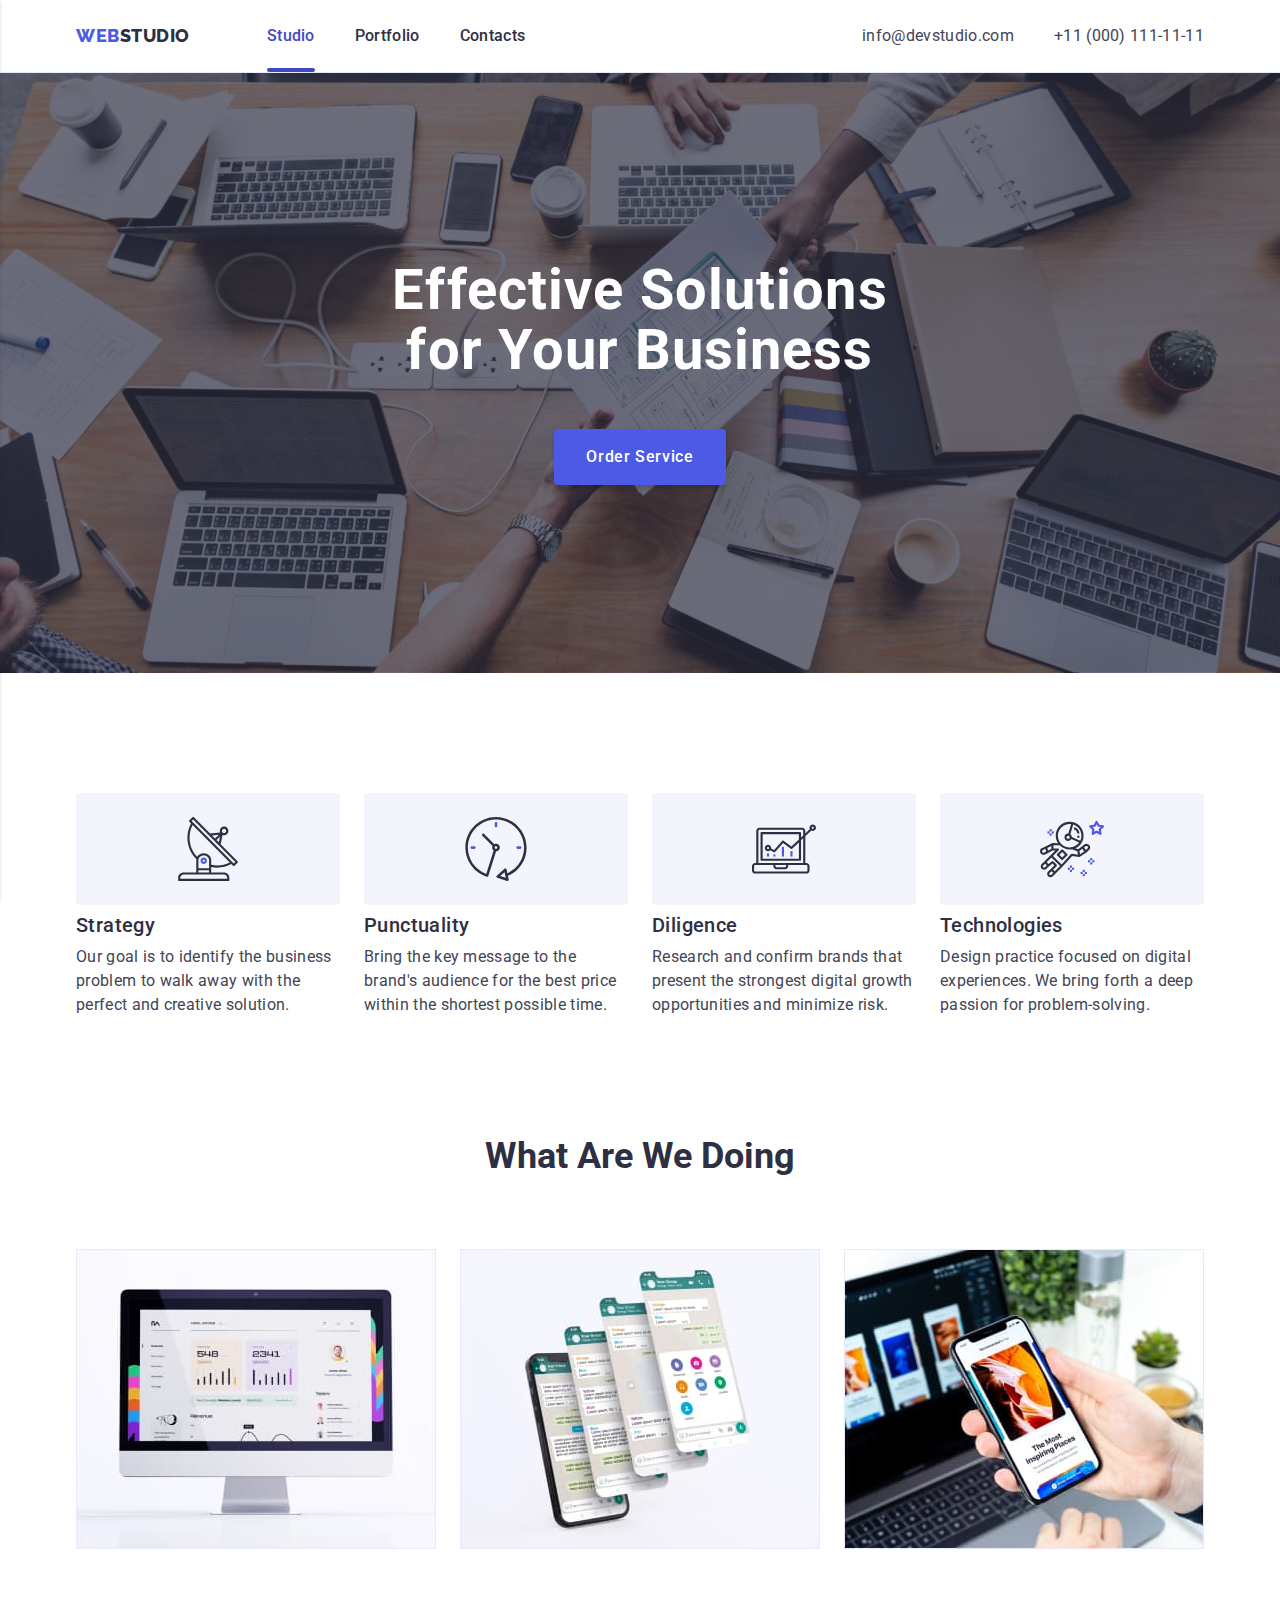
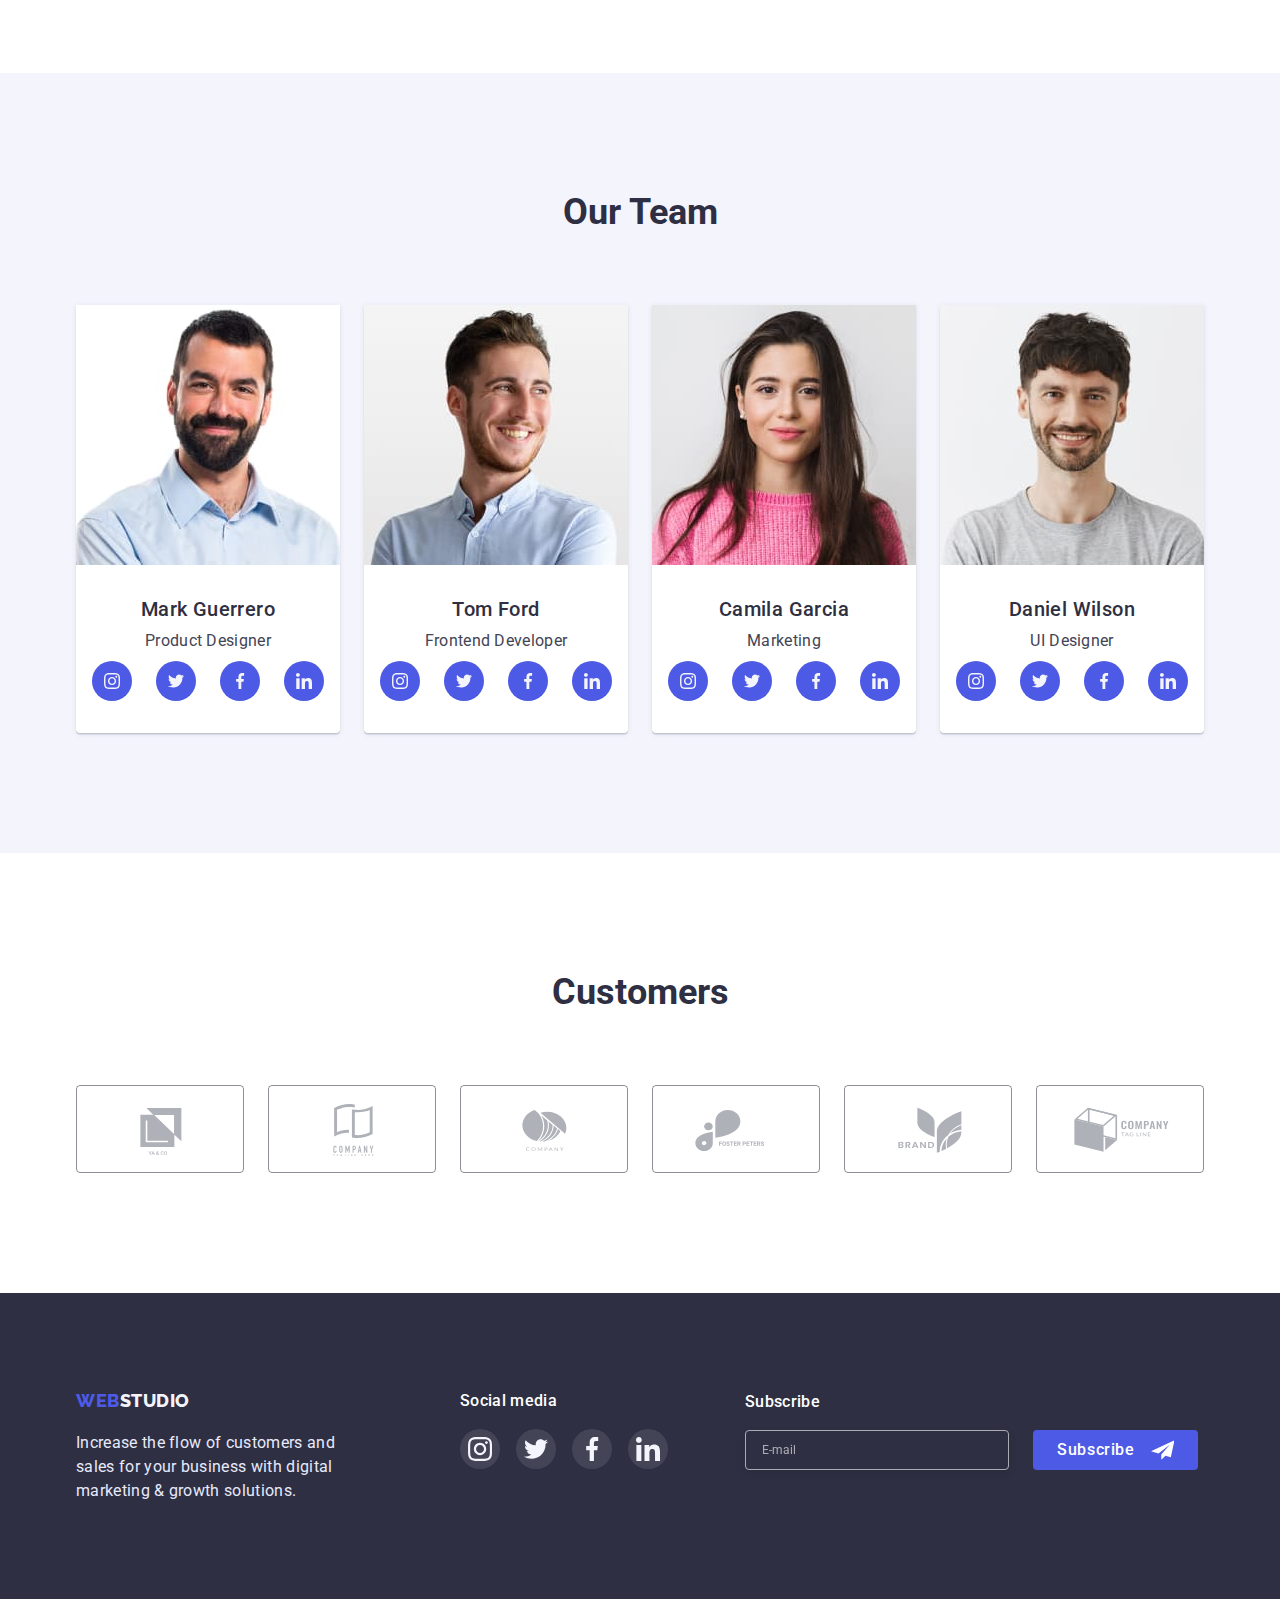
<file: index.html>
<!DOCTYPE html>
<html lang="en">
<head>
    <meta charset="UTF-8">
    <meta http-equiv="X-UA-Compatible" content="IE=edge">
    <meta name="viewport" content="width=, initial-scale=1.0">
    <title>Document</title>
    <link href="https://fonts.googleapis.com/css2?family=Raleway:wght@800&family=Roboto:wght@400;500;700&display=swap"
        rel="stylesheet"
    />
    <link rel="stylesheet" href="https://cdnjs.cloudflare.com/ajax/libs/modern-normalize/0.6.0/modern-normalize.min.css">
    <link rel="stylesheet" href="./css/styles.css" />
    <link rel="stylesheet" href="./css/media.css" />
</head>
<body class="page">
    <header class="header">
        <div class="container nav-container">
            <nav class="main-nav">
                <a href="./index.html" class="logo-link">
                    <span class="logo-span">Web</span>Studio
                </a>    
                <ul class="site-nav list">
                    <li class="item">
                        <a href="" class="link current">Studio</a>
                    </li>
                    <li class="item">
                        <a href="./portfolio.html" class="link">Portfolio</a>
                    </li>
                    <li class="item">
                        <a href="" class="link">Contacts</a>
                    </li>
                </ul>
            </nav>
            <button type="button" class="mobile-menu-open js-open-menu" aria-expanded="true" aria-controls="mobile-menu"> 
                <svg class="close-mobile-modal" width="32" height="24">
                    <use href="./images/symbol-defs.svg#charm_menu-hamburger-1"></use>
                </svg>
            </button>
            <address>
                <ul class="contact list">
                    <li class="contact-item current-contact">
                        <a href="mailto:info@devstudio.com" class="contact-mail">info@devstudio.com</a>
                    </li>
                    <li class="contact-item current-contact">
                        <a href="tel:+110001111111" class="contact-number">+11 (000) 111-11-11</a>
                    </li>
                </ul>
            </address>
        </div>
        <div class="mobile-menu js-menu-container" id="mobile-menu">
            <div class="mobile-container">
                <button class="close-mobile-bth js-close-menu" type="button">
                    <svg class="close-memu" width="8" height="8">
                        <use href="./images/symbol-defs.svg#Vector-1"></use>
                    </svg>
                </button>
                <ul class="mobile-list list">
                    <li class="mobile-item">
                        <a href="" class="link mobile-current">Studio</a>
                    </li>
                    <li class="mobile-item">
                        <a href="./portfolio.html" class="link">Portfolio</a>
                    </li>
                    <li class="mobile-item">
                        <a href="" class="link">Contacts</a>
                    </li>
                </ul>
                <div class="mobile-menu-footer">
                    <ul class="mobile-contact list">
                        <li class="mobile-contact-item">
                            <a href="tel:+110001111111" class="mobile-contact-number number-current">+11 (000) 111-11-11</a>
                        </li>
                        <li class="mobile-contact-item">
                            <a href="mailto:info@devstudio.com" class="mobile-contact-mail ">info@devstudio.com</a>
                        </li>
                    </ul>
                    <ul class="mobile-social-networks list">
                        <li class="social-item list">
                            <a class="social-link" href="">
                                <svg class="social-icon all-icons" width="16px" height="16px">
                                    <use href="./images/symbol-defs.svg#instagram-2"></use>
                                </svg>
                            </a>
                        </li>
                        <li class="social-item list">
                            <a class="social-link" href="">
                                <svg class="social-icon all-icons" width="16px" height="16px">
                                    <use href="./images/symbol-defs.svg#twitter-1"></use>
                                </svg>
                            </a>
                        </li>
                        <li class="social-item list">
                            <a class="social-link" href="">
                                <svg class="social-icon all-icons" width="16px" height="16px">
                                    <use href="./images/symbol-defs.svg#facebook-1"></use>
                                </svg>
                            </a>
                        </li>
                        <li class="social-item list">
                            <a class="social-link" href="">
                                <svg class="social-icon all-icons" width="16px" height="16px">
                                    <use href="./images/symbol-defs.svg#linkedin-1"></use>
                                </svg>
                            </a>
                        </li>
                    </ul>
                </div>
            </div>
        </div>
    </header>
    <main>
        <section class="container-hero">
            <div class="container">
                <h1 class="hero-title">
                    Effective Solutions
                    for Your Business
                </h1>
                <button type="button" class="hero-buttom" data-modal-open>
                    Order Service
                </button>
            </div>    
        </section>
        <section class="section">
            <div class="container">
                <h2 class="section-title title-color invisible-title"></h2>
                <ul class="items list">
                    <li class="item">
                        <div class="advantages-icons list">
                            <svg class="advantages-icon">
                                <use href="./images/symbol-defs.svg#antenna-1"></use>
                            </svg>
                        </div>
                        <h3 class="advantages-caption title-color">
                            Strategy
                        </h3>
                        <p class="text">
                            Our goal is to identify the business
                            problem to walk away with the perfect
                            and creative solution.
                        </p>
                    </li>
                    <li class="item">
                        <div class="advantages-icons">
                            <svg class="advantages-icon">
                                <use href="./images/symbol-defs.svg#clock-1"></use>
                            </svg>
                        </div>
                        <h3 class="advantages-caption title-color">
                            Punctuality
                        </h3>
                        <p class="text">
                            Bring the key message to the brand's audience for
                            the best price within the shortest possible time.
                        </p>
                    </li>
                    <li class="item">
                        <div class="advantages-icons">
                            <svg class="advantages-icon">
                                <use href="./images/symbol-defs.svg#diagram-1"></use>
                            </svg>
                        </div>
                        <h3 class="advantages-caption title-color">
                            Diligence
                        </h3>
                        <p class="text">
                            Research and confirm brands that present the strongest
                            digital growth opportunities and minimize risk.
                        </p>
                    </li>
                    <li class="item">
                        <div class="advantages-icons">
                            <svg class="advantages-icon">
                                <use href="./images/symbol-defs.svg#astronaut-1"></use>
                            </svg>
                        </div>
                        <h3 class="advantages-caption title-color">
                            Technologies
                        </h3>
                        <p class="text">
                            Design practice focused on digital experiences. We bring
                            forth a deep passion for problem-solving.
                        </p>
                    </li>
                </ul>
            </div>
        </section>
        <section class="section section-examples">
            <div class="container">
                <h2 class="section-title title-color">
                    What are we doing
                </h2>
                <ul class="work-examples list">
                    <li class="item">
                        <img srcset="./images/desktop-1-@2x.jpg 2x"
                        src="./images/desktop-1.jpg" alt="web site" width="360" height="300">
                    </li>
                    <li class="item">
                        <img srcset="./images/desktop-2-@2x.jpg 2x"
                        src="./images/desktop-2.jpg" alt="group on the phone" width="360" height="300">
                    </li>
                    <li class="item">
                        <img srcset="./images/desktop-3-@2x.jpg 2x" 
                        src="./images/desktop-3.jpg" alt="the most inspiring places" width="360" height="300">
                    </li>
                </ul>
            </div>
        </section>
        <section class="team section">
            <div class="container">
                <h2 class="section-title title-color">Our Team</h2>
                <ul class="our-team list">
                    <li class="team-list">
                        <img class="photo-team" srcset="./images/team-1-@2x.jpg 2x" 
                        src="./images/team-1.jpg" alt="Mark Guerrero" width="264" height="260">
                        <div class="info-team">
                            <h3 class="employee-name team-caption title-color">Mark Guerrero</h3>
                            <p class="team-text">Product Designer</p>
                            <ul class="team social-networks">
                                <li class="social-item list">
                                    <a class="social-link" href="">
                                        <svg class="social-icon" width="16px" height="16px">
                                            <use href="./images/symbol-defs.svg#instagram-2"></use>
                                        </svg>
                                    </a>
                                </li>
                                <li class="social-item list">
                                    <a class="social-link" href="">
                                        <svg class="social-icon" width="16px" height="16px">
                                            <use href="./images/symbol-defs.svg#twitter-1"></use>
                                        </svg>
                                    </a>
                                </li>
                                <li class="social-item list">
                                    <a class="social-link" href="">
                                        <svg class="social-icon" width="16px" height="16px">
                                            <use href="./images/symbol-defs.svg#facebook-1"></use>
                                        </svg>
                                    </a>
                                </li>
                                <li class="social-item list">
                                    <a class="social-link" href="">
                                        <svg class="social-icon" width="16px" height="16px">
                                            <use href="./images/symbol-defs.svg#linkedin-1"></use>
                                        </svg>
                                    </a>
                                </li>
                            </ul>
                        </div>
                    </li>
                    <li class="team-list">
                        <img class="photo-team" srcset="./images/team-2-@2x.jpg 2x"
                        src="./images/team-2.jpg" alt="Tom Ford" width="264" height="260">
                        <div class="info-team">
                            <h3 class="employee-name team-caption title-color">Tom Ford</h3>
                            <p class="team-text">Frontend Developer</p>
                            <ul class="team social-networks">
                                <li class="social-item list">
                                    <a class="social-link" href="">
                                        <svg class="social-icon all-icons" width="16px" height="16px">
                                            <use href="./images/symbol-defs.svg#instagram-2"></use>
                                        </svg>
                                    </a>
                                </li>
                                <li class="social-item list">
                                    <a class="social-link" href="">
                                        <svg class="social-icon all-icons" width="16px" height="16px">
                                            <use href="./images/symbol-defs.svg#twitter-1"></use>
                                        </svg>
                                    </a>
                                </li>
                                <li class="social-item list">
                                    <a class="social-link" href="">
                                        <svg class="social-icon all-icons" width="16px" height="16px">
                                            <use href="./images/symbol-defs.svg#facebook-1"></use>
                                        </svg>
                                    </a>
                                </li>
                                <li class="social-item list">
                                    <a class="social-link" href="">
                                        <svg class="social-icon all-icons" width="16px" height="16px">
                                            <use href="./images/symbol-defs.svg#linkedin-1"></use>
                                        </svg>
                                    </a>
                                </li>
                            </ul>
                        </div>
                    </li>
                    <li class="team-list">
                        <img class="photo-team" srcset="./images/team-3-@2x.jpg 2x"
                        src="./images/team-3.jpg" alt="Camila Garcia" width="264" height="260">
                        <div class="info-team">
                            <h3 class="employee-name team-caption title-color">Camila Garcia</h3>
                            <p class="team-text">Marketing</p>
                            <ul class="team social-networks">
                                <li class="social-item list">
                                    <a class="social-link" href="">
                                        <svg class="social-icon all-icons" width="16px" height="16px">
                                            <use href="./images/symbol-defs.svg#instagram-2"></use>
                                        </svg>
                                    </a>
                                </li>
                                <li class="social-item list">
                                    <a class="social-link" href="">
                                        <svg class="social-icon all-icons" width="16px" height="16px">
                                            <use href="./images/symbol-defs.svg#twitter-1"></use>
                                        </svg>
                                    </a>
                                </li>
                                <li class="social-item list">
                                    <a class="social-link" href="">
                                        <svg class="social-icon all-icons" width="16px" height="16px">
                                            <use href="./images/symbol-defs.svg#facebook-1"></use>
                                        </svg>
                                    </a>
                                </li>
                                <li class="social-item list">
                                    <a class="social-link" href="">
                                        <svg class="social-icon all-icons" width="16px" height="16px">
                                            <use href="./images/symbol-defs.svg#linkedin-1"></use>
                                        </svg>
                                    </a>
                                </li>
                            </ul>
                        </div>
                    </li>
                    <li class="team-list">
                        <img class="photo-team" srcset="./images/team-4-@2x.jpg 2x"
                        src="./images/team-4.jpg" alt="Daniel Wilson" width="264" height="260">
                        <div class="info-team">
                            <h3 class="employee-name team-caption title-color">Daniel Wilson</h3>
                            <p class="team-text">UI Designer</p>
                            <ul class="team social-networks">
                                <li class="social-item list">
                                    <a class="social-link" href="">
                                        <svg class="social-icon all-icons" width="16px" height="16px">
                                            <use href="./images/symbol-defs.svg#instagram-2"></use>
                                        </svg>
                                    </a>
                                </li>
                                <li class="social-item list">
                                    <a class="social-link" href="">
                                        <svg class="social-icon all-icons" width="16px" height="16px">
                                            <use href="./images/symbol-defs.svg#twitter-1"></use>
                                        </svg>
                                    </a>
                                </li>
                                <li class="social-item list">
                                    <a class="social-link" href="">
                                        <svg class="social-icon all-icons" width="16px" height="16px">
                                            <use href="./images/symbol-defs.svg#facebook-1"></use>
                                        </svg>
                                    </a>
                                </li>
                                <li class="social-item list">
                                    <a class="social-link" href="">
                                        <svg class="social-icon all-icons" width="16px" height="16px">
                                            <use href="./images/symbol-defs.svg#linkedin-1"></use>
                                        </svg>
                                    </a>
                                </li>
                            </ul>
                        </div>
                    </li>
                </ul>
            </div>
        </section>
        <section class="section">
            <div class="container">
                <h2 class="section-title title-color">Customers</h2>
                <ul class="customer-item list">
                    <li class="customers-list list">
                        <a href="" class="customers-link">
                            <svg class="customers-icon">
                                <use href="./images/symbol-defs.svg#Logo-5"></use>
                            </svg>
                        </a>
                    </li>
                    <li class="customers-list list">
                        <a href="" class="customers-link">
                            <svg class="customers-icon">
                                <use href="./images/symbol-defs.svg#Logo-4"></use>
                            </svg>
                        </a>
                    </li>
                    <li class="customers-list list">
                       <a href="" class="customers-link">
                            <svg class="customers-icon">
                                <use href="./images/symbol-defs.svg#Logo-3"></use>
                            </svg>
                        </a>
                    </li>
                    <li class="customers-list list">
                        <a href="" class="customers-link">
                            <svg class="customers-icon">
                                <use href="./images/symbol-defs.svg#Logo-2"></use>
                            </svg>
                        </a>
                    </li>
                    <li class="customers-list list">
                        <a href="" class="customers-link">
                            <svg class="customers-icon" >
                                <use href="./images/symbol-defs.svg#Logo-1"></use>
                            </svg>
                        </a>
                    </li>
                    <li class="customers-list list">
                        <a href="" class="customers-link">
                            <svg class="customers-icon">
                                <use href="./images/symbol-defs.svg#Logo"></use>
                            </svg>
                        </a>
                    </li>
                </ul>
            </div>
        </section>
    </main>
    <footer class="footer">
        <div class="container footer-container">
            <div class="footer-info">
                <div class="footer-block">
                    <a href="./index.html" class="footer-logo-link">
                        <span class="logo-span">Web</span><span class="footer-span">Studio
                        </span>
                    </a>
                    <p class="footer-text">
                        Increase the flow of customers and sales for your
                        business with digital marketing & growth solutions.
                    </p>
                </div>
                <div class="footer-networks">
                    <p class="nerworks-text">Social media</p>
                    <ul class="footer-icons">
                        <li class="footer-item list">
                            <a class="social-link" href="">
                                <svg class="social-icon" width="24px" height="24px">
                                    <use href="./images/symbol-defs.svg#instagram-2"></use>
                                </svg>
                            </a>
                        </li>
                        <li class="footer-item list">
                            <a class="social-link" href="">
                                <svg class="social-icon" width="24px" height="24px">
                                    <use href="./images/symbol-defs.svg#twitter-1"></use>
                                </svg>
                            </a>
                        </li>
                        <li class="footer-item list">
                            <a class="social-link" href="">
                                <svg class="social-icon" width="24px" height="24px">
                                    <use href="./images/symbol-defs.svg#facebook-1"></use>
                                </svg>
                            </a>
                        </li>
                        <li class="footer-item list">
                            <a class="social-link" href="">
                                <svg class="social-icon" width="24px" height="24px">
                                    <use href="./images/symbol-defs.svg#linkedin-1"></use>
                                </svg>
                            </a>
                        </li>
                    </ul>
                </div>
            </div>
            <div class="footer-subscribe">
                <p class="text-subscribe">Subscribe</p>
                <form class="form">
                    <label class="footer-label">
                        <input class="email-form" type="email" name="e-mail" placeholder="E-mail">
                    </label>
                    <button class="submit-btn" type="submit">
                        Subscribe
                       <svg class="subscribe-icon" width="24px" height="20px">
                            <use href="./images/symbol-defs.svg#icon-send-1"></use>
                        </svg>
                    </button>
                </form>
            </div>
        </div>
    </footer>
    <div class="backdrop is-hidden" data-modal>
        <div class="modal">
            <form class="modal-form">
                <p class="modal-text">Leave your contacts and we will call you back</p>
                <label class="form-label">
                    <span class="form-text">Name</span>
                    <span class="form-wrapper">
                        <input type="text" class="form-input footer-form" name="name" required>
                        <svg class="form-icon" width="18" height="18">
                            <use href="./images/symbol-defs.svg#person-black-18dp-1-1"></use>
                        </svg>
                    </span>
                </label>
                <label class="form-label">
                    <span class="form-text">Phone</span>
                    <span class="form-wrapper">
                        <input type="tel" class="form-input" name="tel" required>
                        <svg class="form-icon" width="18" height="24">
                            <use href="./images/symbol-defs.svg#phone-black-18dp-1-1"></use>
                        </svg>
                    </span>
                </label>
                <label class="form-label">
                    <span class="form-text">Email</span>
                    <span class="form-wrapper">
                        <input type="email" class="form-input" name="email" required>
                        <svg class="form-icon" width="18" height="24">
                            <use href="./images/symbol-defs.svg#email-black-18dp-1-1"></use>
                        </svg>
                    </span>
                </label>
                <label class="form-label-textarea">
                    <span class="form-text">Comment</span>
                    <textarea class="comment" name="comment" placeholder="Text input"></textarea>
                </label>
                <label class="checkbox-label">
                    <input class="checkbox-input" type="checkbox" name="privacy-policy">
                    <span class="checkbox-icon-span">
                        <svg class="checkbox-icon" width="10" height="8">
                            <use href="./images/symbol-defs.svg#Vector-6-1"></use>
                        </svg>
                    </span>
                    <span class="checkbox-text">I accept the terms and conditions of the <a href="#" class="checkbox-link">Privacy Policy</a>
                    </span>
                </label>
                <button class="form-btn" type="submit">
                    Send
                </button>
            </form>
            <button class="close-modal-bth" type="button" data-modal-close>
                <svg class="close-modal" width="8" height="8">
                    <use href="./images/symbol-defs.svg#Vector-1"></use>
                </svg>
            </button>
        </div>
    </div>
    <script src="./js/modal.js"></script>
    <script defer src="./js/mobile-menu.js"></script>
</body>
</html>
</file>
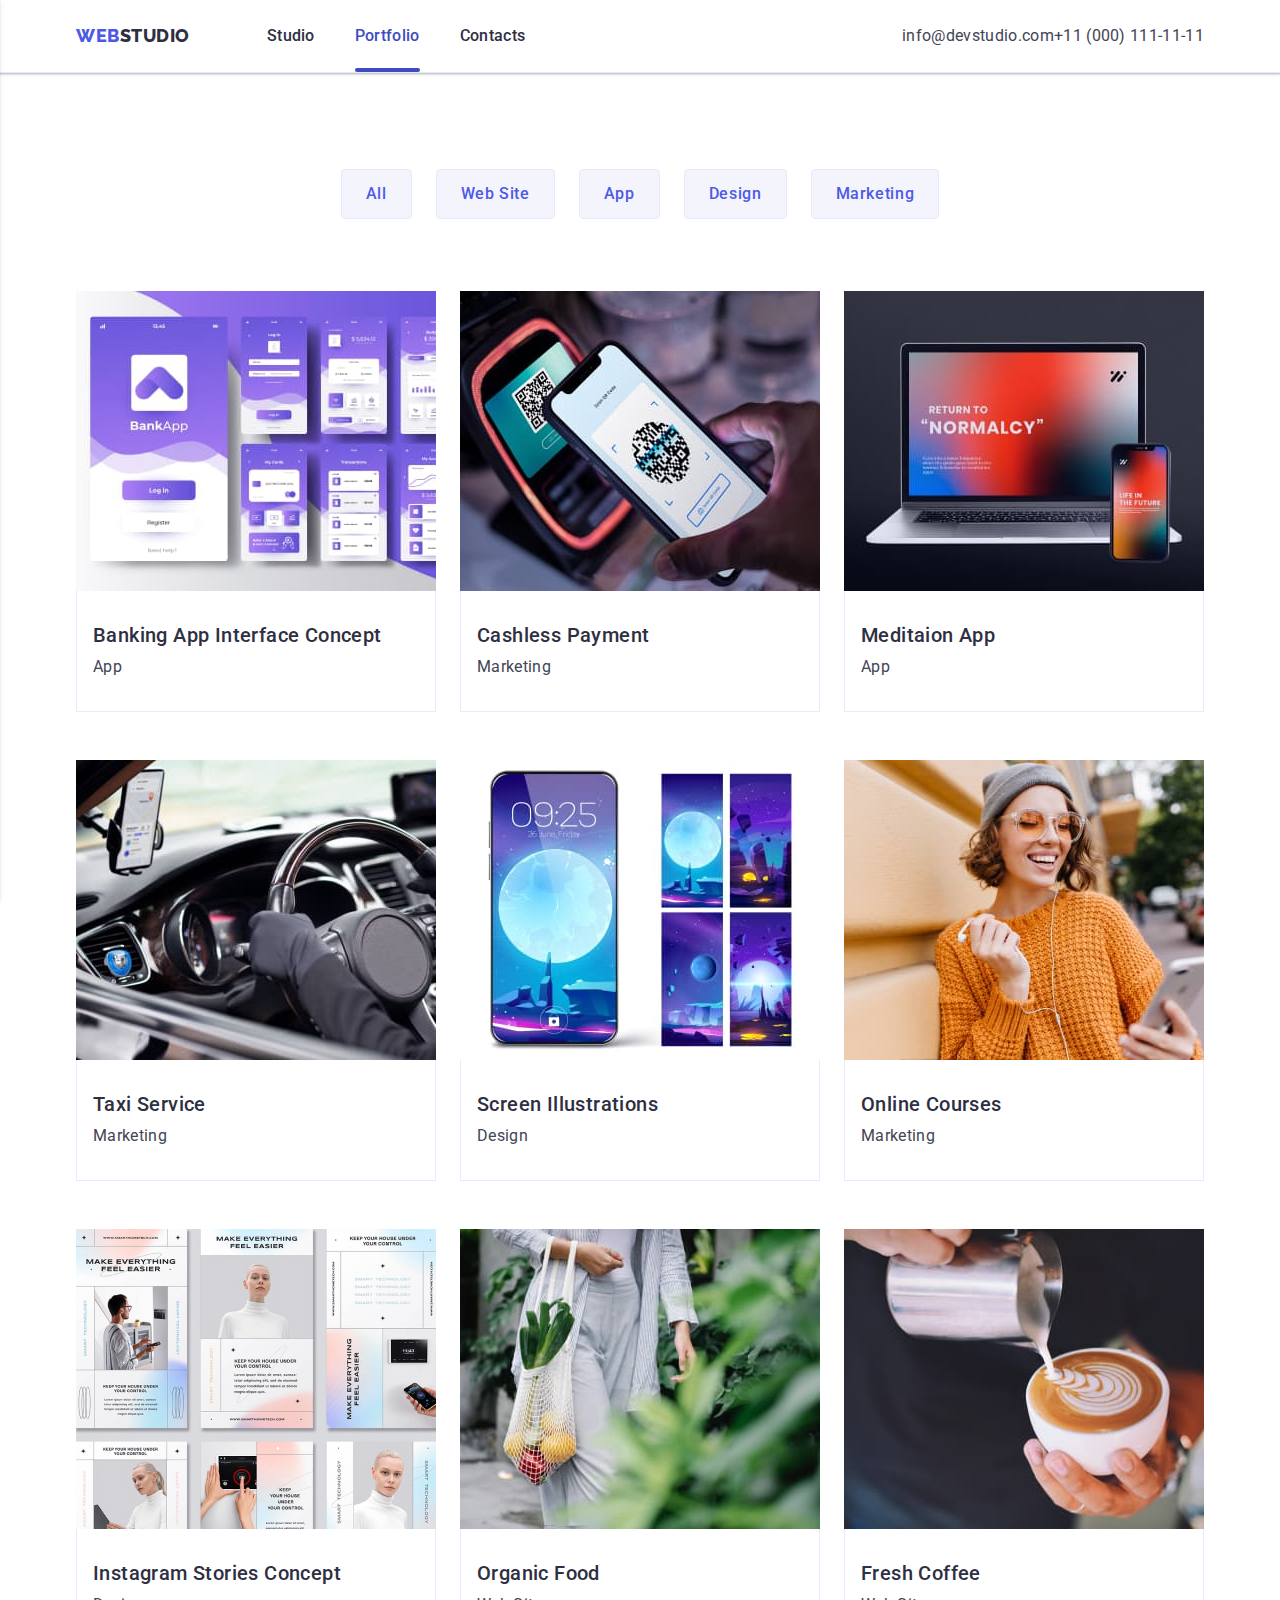
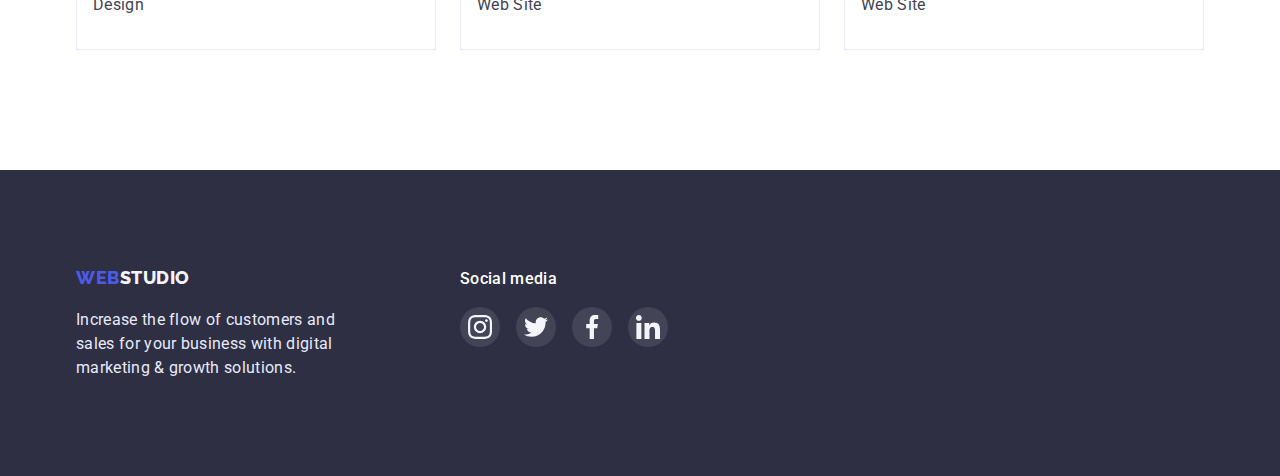
<file: portfolio.html>
<!DOCTYPE html>
<html lang="en">

<head>
    <meta charset="UTF-8">
    <meta http-equiv="X-UA-Compatible" content="IE=edge">
    <meta name="viewport" content="width=, initial-scale=1.0">
    <title>Document</title>
    <link href="https://fonts.googleapis.com/css2?family=Raleway:wght@800&family=Roboto:wght@400;500;700&display=swap"
        rel="stylesheet" />
        <link rel="stylesheet" href="https://cdnjs.cloudflare.com/ajax/libs/modern-normalize/0.6.0/modern-normalize.min.css">
    <link rel="stylesheet" href="./css/styles.css" />
    <link rel="stylesheet" href="./css/media.css" />
</head>

<body class="page">
    <header class="header">
        <div class="container nav-container">
            <nav class="main-nav">
                <a href="./index.html" class="logo-link">
                    <span class="logo-span">Web</span>Studio
                </a>
                <ul class="site-nav list">
                    <li class="item">
                        <a href="./index.html" class="link">Studio</a>
                    </li>
                    <li class="item">
                        <a href="./portfolio.html" class="link current">Portfolio</a>
                    </li>
                    <li class="item">
                        <a href="" class="link">Contacts</a>
                    </li>
                </ul>
            </nav>
            <button type="button" class="mobile-menu-open js-open-menu" aria-expanded="true" aria-controls="mobile-menu">
                <svg class="close-mobile-modal" width="32" height="24">
                    <use href="./images/symbol-defs.svg#charm_menu-hamburger-1"></use>
                </svg>
            </button>
            <address>
                <ul class="contact list">
                    <li class="item">
                        <a href="mailto:info@devstudio.com" class="contact-mail">info@devstudio.com</a>
                    </li>
                    <li class="item">
                        <a href="tel:+110001111111" class="contact-number">+11 (000) 111-11-11</a>
                    </li>
                </ul>
            </address>
        </div>
        <div class="mobile-menu js-menu-container" id="mobile-menu">
            <button class="close-mobile-bth js-close-menu" type="button">
                <svg class="close-memu" width="8" height="8">
                    <use href="./images/symbol-defs.svg#Vector-1"></use>
                </svg>
            </button>
            <div class="mobile-container">
                <ul class="mobile-list list">
                    <li class="mobile-item">
                        <a href="" class="link">Studio</a>
                    </li>
                    <li class="mobile-item">
                        <a href="" class="link">Portfolio</a>
                    </li>
                    <li class="mobile-item">
                        <a href="" class="link mobile-current">Contacts</a>
                    </li>
                </ul>
                <div class="mobile-menu-footer">
                    <ul class="mobile-contact list">
                        <li class="mobile-contact-item">
                            <a href="tel:+110001111111" class="mobile-contact-number number-current">+11 (000) 111-11-11</a>
                        </li>
                        <li class="mobile-contact-item">
                            <a href="mailto:info@devstudio.com" class="mobile-contact-mail ">info@devstudio.com</a>
                        </li>
                    </ul>
                    <ul class="mobile-social-networks list">
                        <li class="social-item list">
                            <a class="social-link" href="">
                                <svg class="social-icon all-icons" width="16px" height="16px">
                                    <use href="./images/symbol-defs.svg#instagram-2"></use>
                                </svg>
                            </a>
                        </li>
                        <li class="social-item list">
                            <a class="social-link" href="">
                                <svg class="social-icon all-icons" width="16px" height="16px">
                                    <use href="./images/symbol-defs.svg#twitter-1"></use>
                                </svg>
                            </a>
                        </li>
                        <li class="social-item list">
                            <a class="social-link" href="">
                                <svg class="social-icon all-icons" width="16px" height="16px">
                                    <use href="./images/symbol-defs.svg#facebook-1"></use>
                                </svg>
                            </a>
                        </li>
                        <li class="social-item list">
                            <a class="social-link" href="">
                                <svg class="social-icon all-icons" width="16px" height="16px">
                                    <use href="./images/symbol-defs.svg#linkedin-1"></use>
                                </svg>
                            </a>
                        </li>
                    </ul>
                </div>
            </div>
    </header>
    <main>
        <section class="section-portfolio">
            <div class="container">
                <h1 class="main-examples-title"></h1>
                <ul class="filter list">
                    <li class="item">
                        <button type="button" class="filter-button">All</button>
                    </li>
                    <li class="item">
                        <button type="button" class="filter-button">Web Site</button>
                    </li>
                    <li class="item">
                        <button type="button" class="filter-button">App</button>
                    </li>
                    <li class="item">
                        <button type="button" class="filter-button">Design</button>
                    </li>
                    <li class="item">
                        <button type="button" class="filter-button">Marketing</button>
                    </li>
                </ul>
                <ul class="examples list">
                    <li class="examples-item">
                        <a href="" class="examples-link">
                            <div class="project-thumb">
                                <img class="emamples-images" src="./images/image-8.jpg" alt="banking-app" width="360" height="300">
                                <div class="overlay">
                                    <p class="overlay-text">
                                        14 Stylish and User-Friendly App Design Concepts · Task Manager App · Calorie Tracker App ·
                                        Exotic Fruit Ecommerce App ·Cloud Storage App
                                    </p>
                                </div>
                            </div>
                            <div class="text-border">
                                <h2 class="examples-title title-color">Banking App Interface Concept</h2>
                                <p class="examples-text">App</p>
                            </div>
                        </a>
                    </li>
                    <li class="examples-item">
                        <a href="" class="examples-link">
                            <div class="project-thumb">
                                <img class="emamples-images" src="./images/image-9.jpg" alt="banking-app" width="360" height="300">
                                <div class="overlay">
                                    <p class="overlay-text">
                                        14 Stylish and User-Friendly App Design Concepts · Task Manager App · Calorie Tracker App ·
                                        Exotic Fruit Ecommerce App ·Cloud Storage App
                                    </p>
                                </div>
                            </div>
                            <div class="text-border">
                                <h2 class="examples-title title-color">Cashless Payment</h2>
                                <p class="examples-text">Marketing</p>
                            </div>
                        </a>
                    </li>
                    <li class="examples-item">
                        <a href="" class="examples-link">
                            <div class="project-thumb">
                                <img class="emamples-images" src="./images/image-10.jpg" alt="banking-app" width="360" height="300">
                                <div class="overlay">
                                    <p class="overlay-text">
                                        14 Stylish and User-Friendly App Design Concepts · Task Manager App · Calorie Tracker App ·
                                        Exotic Fruit Ecommerce App ·Cloud Storage App
                                    </p>
                                </div>
                            </div>
                            <div class="text-border">
                                <h2 class="examples-title title-color">Meditaion App</h2>
                                <p class="examples-text">App</p>
                            </div>
                        </a>
                    </li>
                    <li class="examples-item">
                        <a href="" class="examples-link">
                            <div class="project-thumb">
                                <img class="emamples-images" src="./images/image-11.jpg" alt="banking-app" width="360" height="300">
                                <div class="overlay">
                                    <p class="overlay-text">
                                        14 Stylish and User-Friendly App Design Concepts · Task Manager App · Calorie Tracker App ·
                                        Exotic Fruit Ecommerce App ·Cloud Storage App
                                    </p>
                                </div>
                            </div>
                            <div class="text-border">
                                <h2 class="examples-title title-color">Taxi Service</h2>
                                <p class="examples-text">Marketing</p>
                            </div>
                        </a>
                    </li>
                    <li class="examples-item">
                        <a href="" class="examples-link">
                            <div class="project-thumb">
                                <img class="emamples-images" src="./images/image-12.jpg" alt="banking-app" width="360" height="300">
                                <div class="overlay">
                                    <p class="overlay-text">
                                        14 Stylish and User-Friendly App Design Concepts · Task Manager App · Calorie Tracker App ·
                                        Exotic Fruit Ecommerce App ·Cloud Storage App
                                    </p>
                                </div>
                            </div>
                            <div class="text-border">
                                <h2 class="examples-title title-color">Screen Illustrations</h2>
                                <p class="examples-text">Design</p>
                            </div>
                        </a>
                    </li>
                    <li class="examples-item">
                        <a href="" class="examples-link">
                            <div class="project-thumb">
                                <img class="emamples-images" src="./images/image-13.jpg" alt="banking-app" width="360" height="300">
                                <div class="overlay">
                                    <p class="overlay-text">
                                        14 Stylish and User-Friendly App Design Concepts · Task Manager App · Calorie Tracker App ·
                                        Exotic Fruit Ecommerce App ·Cloud Storage App
                                    </p>
                                </div>
                            </div>
                            <div class="text-border">
                                <h2 class="examples-title title-color">Online Courses</h2>
                                <p class="examples-text">Marketing</p>
                            </div>
                        </a>
                    </li>
                    <li class="examples-item">
                        <a href="" class="examples-link">
                            <div class="project-thumb">
                                <img class="emamples-images" src="./images/image-14.jpg" alt="banking-app" width="360" height="300">
                                <div class="overlay">
                                    <p class="overlay-text">
                                        14 Stylish and User-Friendly App Design Concepts · Task Manager App · Calorie Tracker App ·
                                        Exotic Fruit Ecommerce App ·Cloud Storage App
                                    </p>
                                </div>
                            </div>
                            <div class="text-border">
                                <h2 class="examples-title title-color">Instagram Stories Concept</h2>
                                <p class="examples-text">Design</p>
                            </div>
                        </a>
                    </li>
                    <li class="examples-item">
                        <a href="" class="examples-link">
                            <div class="project-thumb">
                                <img class="emamples-images" src="./images/image-15.jpg" alt="banking-app" width="360" height="300">
                                <div class="overlay">
                                    <p class="overlay-text">
                                        14 Stylish and User-Friendly App Design Concepts · Task Manager App · Calorie Tracker App ·
                                        Exotic Fruit Ecommerce App ·Cloud Storage App
                                    </p>
                                </div>
                            </div>
                            <div class="text-border">
                                <h2 class="examples-title title-color">Organic Food</h2>
                                <p class="examples-text">Web Site</p>
                            </div>
                        </a>
                    </li>
                    <li class="examples-item">
                        <a href="" class="examples-link">
                            <div class="project-thumb">
                                <img class="emamples-images" src="./images/image-16.jpg" alt="banking-app" width="360" height="300">
                                <div class="overlay">
                                    <p class="overlay-text">
                                        14 Stylish and User-Friendly App Design Concepts · Task Manager App · Calorie Tracker App ·
                                        Exotic Fruit Ecommerce App ·Cloud Storage App
                                    </p>
                                </div>
                            </div>
                            <div class="text-border">
                                <h2 class="examples-title title-color">Fresh Coffee</h2>
                                <p class="examples-text">Web Site</p>
                            </div>
                        </a>
                    </li>
                </ul>
            </div>
        </section>
    </main>
    <footer class="footer">
        <div class="container footer-container">
           <div class="footer-block">
                <a href="./index.html" class="footer-logo-link">
                    <span class="logo-span">Web</span><span class="footer-span">Studio
                    </span>
                </a>
                <p class="footer-text">
                    Increase the flow of customers and sales for your
                    business with digital marketing & growth solutions.
                </p>
           </div>
            <div class="footer-networks">
                <p class="nerworks-text">Social media</p>
                <ul class="footer-icons">
                    <li class="footer-item list">
                        <a class="social-link" href="">
                            <svg class="social-icon" width="24px" height="24px">
                                <use href="./images/symbol-defs.svg#instagram-2"></use>
                            </svg>
                        </a>
                    </li>
                    <li class="footer-item list">
                        <a class="social-link" href="">
                            <svg class="social-icon" width="24px" height="24px">
                                <use href="./images/symbol-defs.svg#twitter-1"></use>
                            </svg>
                        </a>
                    </li>
                    <li class="footer-item list">
                        <a class="social-link" href="">
                            <svg class="social-icon" width="24px" height="24px">
                                <use href="./images/symbol-defs.svg#facebook-1"></use>
                            </svg>
                        </a>
                    </li>
                    <li class="footer-item list">
                        <a class="social-link" href="">
                            <svg class="social-icon" width="24px" height="24px">
                                <use href="./images/symbol-defs.svg#linkedin-1"></use>
                            </svg>
                        </a>
                    </li>
                </ul>
            </div>
        </div>
    </footer>
    <script defer src="./js/mobile-menu.js"></script>
</body>

</html>
</file>
<file: css/styles.css>
:root {
    --primary-text-color:#434455;
    --title-text-color:#2E2F42;
    --accent-color:#4D5AE5;
    --background-page: #FFFFFF;
    --accent-portfolio-color: #404BBF;
    --background-team-color: #F4F4FD;
    --p-footer-color:#E7E9FC;
    --hover-button: #404BBF;
    --border:#8E8F99;
    --background-footer-icon:#31D0AA;
    --icons-color:#AFB1B8;
    --timing-function:cubic-bezier(0.4, 0, 0.2, 1);
    --transition-time:250ms;
    --modal:#FCFCFC;
    --backdrop:rgba(46, 47, 66, 0.4);
}
.container {
    max-width: 426px;
    padding-left: 15px;
    padding-right: 15px;
    margin: 0 auto;
}
.img {
    display: block;
    max-width: 100%;
    height: auto;
}
.list {
    list-style: none;
    margin: 0;
    padding: 0;
}
p,h1,h2,h3,h4,h5,h6 {
    margin: 0;
}
.header {
    border-bottom: 1px solid var(--p-footer-color);
    box-shadow: 0px 2px 1px rgba(46, 47, 66, 0.08), 0px 1px 1px 
    rgba(46, 47, 66, 0.16), 0px 1px 6px rgba(46, 47, 66, 0.08)
}
.page {
    background-color: var(--background-page);
    color: var(--primary-text-color);
    font-family: 'Roboto', sans-serif;
    font-size: 16px;
}
.nav-container {
    display: flex;
    align-items: center;
}
.mobile-menu-open {
    margin-left: auto;
    border: none;
    background-color: var(--background-page);
    cursor: pointer;
}
.mobile-menu-open 
.close-mobile-modal {
    stroke: var(--title-text-color);
}
.mobile-menu.is-open {
    transform: translateX(0);
}
.mobile-menu {
    position: fixed;
    top: 0;
    left: 0;
    background-color: var(--background-page);
    z-index: 999;
    width: 100%;
    height: 100%;
    box-shadow: 0px 2px 1px rgba(46, 47, 66, 0.08), 
    0px 1px 1px rgba(46, 47, 66, 0.16), 
    0px 1px 6px rgba(46, 47, 66, 0.08);
    transform: translateX(-100%);
    transition: transform var(--transition-time) var(--timing-function);
    overflow-y: scroll;
} 
.mobile-container {
    position: relative;
    max-width: 428px;
    padding: 80px 35px 40px 40px;
    display: flex;
    flex-direction: column;
    height: 100%;
    margin: 0 auto;
}
.close-mobile-bth {
    position: absolute;
    top:24px;
    right: 24px;
    width: 24px;
    height: 24px;
    border-radius: 50%;
    background-color: var(--p-footer-color);
    border: 1px solid rgba(0, 0, 0, 0.1);
    cursor: pointer;
    display: flex;
    align-items: center;
    justify-content: center;
}
.close-menu {
    fill: var(--title-text-color);
}
.mobile-list {
    margin-bottom: auto;
}
.mobile-list .link {
    font-weight: 700;
    font-size: 36px;
    line-height: 1.11;
    letter-spacing: 0.02em;
    text-transform: capitalize;
    text-decoration: none;
    color: var(--title-text-color);
}
.mobile-item:not(:last-child) {
    margin-bottom: 40px;
}
.mobile-item > .mobile-current {
    color: var(--hover-button);
}
.mobile-contact-item .number-current {
    text-decoration: none;
    color: var(--accent-color);
    font-weight: 700;
    font-size: 36px;
    line-height: 1.11;
    letter-spacing: 0.02em;
    text-transform: capitalize;
}
.mobile-contact-item {
    max-width: 100%;
}
.mobile-contact-item:not(:last-child) {
    margin-bottom: 40px;
}
.mobile-contact-mail {
    display: block;
    font-weight: 500;
    font-size: 20px;
    line-height: 1.2;
    letter-spacing: 0.02em;
    color: var(--primary-text-color);
    text-decoration: none ;
}
.mobile-social-networks {
    margin-top: 48px;
    display: flex;
    gap: 56px;
    padding: 0;
}
.logo-link {
    display: block;
    padding: 24px 0px;
    color: var(--title-text-color);
    font-weight: 800;
    font-size: 18px;
    font-family: 'Raleway';
    letter-spacing: 0.03em;
    line-height: 1.33;
    text-decoration: none;
    text-transform: uppercase;
}
.logo-span {
    color: var(--accent-color);
}
.title-color {
    color: var(--title-text-color);
}
.advantages-icons {
    display: none;
}
.main-nav {
    display: flex;
    align-items: center;
}
.site-nav {
    display: none;
    margin-left: 77px;
}
.site-nav > .item:not(:last-child) {
    margin-right: 40px;
}
.site-nav .link {
    display: block;
    padding: 24px 0px;
    color: var(--title-text-color);
    font-weight: 500;
    line-height: 1.5;
    letter-spacing: 0.02em;
    text-decoration: none;
    transition: color var(--transition-time) var(--timing-function);
    position: relative;
    
}
.site-nav .link:hover,
.site-nav .link:focus {
    color: var(--accent-color);
}
.current::after {
    content:"";
    position: absolute;
    display: block;
    left: 0;
    bottom: 0;
    width: 100%;
    height: 4px;
    background-color: var(--hover-button);
    border-radius: 2px;
    color: var(--hover-button);
    transition: transform var(--transition-time) var(--timing-function);
}
.contact {
    display: none;
}
.contact-mail,.contact-number {
    display: block;
    color: var(--primary-text-color);
    line-height: 1.5;
    font-style: normal;
    letter-spacing: 0.02em;
    text-decoration: none;
    transition: color var(--transition-time) var(--timing-function);
}
.contact-mail:hover,
.contact-mail:focus {
    color: var(--accent-color);
}
.contact-number:hover,
.contact-number:focus {
    color: var(--accent-color);
}
.section {
    padding: 96px 0px;
}
.container-hero {
    margin: 0 auto;
    padding-top: 112px;
    padding-bottom: 112px;
    background-color: var(--title-text-color);
    background-image: linear-gradient(to right,rgba(46, 47, 66, 0.7),rgba(46, 47, 66, 0.7)),url(../images/mobile-hero.jpg);
    background-position: center;
    background-repeat: no-repeat;
    background-size: cover;
    max-width: 1440px;
    text-align: center;
}
@media screen and (min-device-pixel-ratio: 2) and (max-width: 767px),
screen and (min-resolution: 192dpi) and (max-width: 767px),
screen and (min-resolution: 2dppx) and (max-width: 767px) {
    .container-hero {
        background-image: linear-gradient(to right, rgba(46, 47, 66, 0.7), rgba(46, 47, 66, 0.7)), url(../images/mobile-hero-bg@2x.jpg);
    }
}
.advantages-icons {
    width: 264px;
    height: 112px;
    background-color: var(--background-team-color);
    padding: 24px 100px;
    margin-bottom: 8px;
    border-radius: 4px;
}
.advantages-icon {
    width: 64px;
    height: 64px;
}
.section-title {
    margin-top: 0;
    margin-bottom: 72px;
    font-size: 36px;
    line-height: 1.11;
    text-align: center;
    text-transform: capitalize;
}
.backdrop {
    position: fixed;
    top: 0;
    left: 0;
    width: 100%;
    height: 100%;
    background-color: var(--backdrop);
    transition: var(--transition-time) var(--timing-function);
    transform: scale(1);
}
.backdrop.is-hidden {
    opacity: 0;
    visibility: hidden;
    pointer-events: none;
    transform: scale(0.5);
}
.modal {
    position: absolute;
    top: 50%;
    left: 50%;
    transform: translate(-50%, -50%);
    width: 392px;
    min-height: 586px;
    background-color: var(--modal);
    box-shadow: 0px 1px 1px rgba(0, 0, 0, 0.14), 0px 1px 3px rgba(0, 0, 0, 0.12), 0px 2px 1px rgba(0, 0, 0, 0.2);
    border-radius: 4px;
}
.close-modal-bth {
    position: absolute;
    right: 24px;
    top:24px;
    width: 24px;
    height: 24px;
    border-radius: 50%;
    background-color: var(--p-footer-color);
    border: 1px solid rgba(0, 0, 0, 0.1);
    display: flex;
    align-items: center;
    justify-content: center;
    cursor: pointer;
    display: flex;
    align-items: center;
    justify-content: center;
    transition: background-color var(--transition-time) var(--timing-function);
}
.close-modal-bth:hover,
.close-modal-bth:focus {
    background-color: var(--hover-button);
}
.close-modal {
    fill: var(--title-text-color);
    transition: color var(--transition-time) var(--timing-function);
}
.close-modal-bth:hover > .close-modal,
.close-modal-bth:focus > .close-modal {
    fill: var(--background-page);
}
.hero-title {
    margin-top: 0;
    margin-bottom: 72px;
    margin-left: auto;
    margin-right: auto;
    color: var(--background-page);
    max-width: 320px;
    font-size: 36px;
    line-height: 1.11;
    letter-spacing: 0.02em;
    
}
.hero-buttom {
    padding: 16px 32px;
    min-width: 169px;
    background-color: var(--accent-color);
    color: var(--background-page);
    font-family: inherit;
    line-height: 1.5;
    font-weight: 500;
    font-size: 16px;
    border: none;
    box-shadow: 0px 4px 4px rgba(0, 0, 0, 0.15);
    border-radius: 4px;
    cursor: pointer;
    letter-spacing: 0.04em;
    transition: background-color var(--transition-time) var(--timing-function);
}
.hero-buttom:hover,
.hero-buttom:focus {
    background-color:var(--hover-button);
}
.invisible-title {
    position: absolute;
    width: 1px;
    height: 1px;
    margin: -1px;
    border: 0;
    padding: 0;
    white-space: nowrap;
    clip-path: inset(100%);
    clip: rect(0 0 0 0);
    overflow: hidden;
}
.items > .item {
    min-width: 264px;
}
.items>.item:not(:last-child) {
    margin-bottom: 72px;
}
.advantages-caption {
    text-align: center;
    margin-top: 0;
    margin-bottom: 8px;
    font-weight: 700;
    font-size: 36px;
    line-height: 1.11;
    letter-spacing: 0.02em;
}
.items .text {
    line-height: 1.5;
    letter-spacing: 0.02em;
    margin: 0;
    font-weight: 500;
}
.section-examples {
    display: none;
}
.team.section {
    background-color: var(--background-team-color);
}
.our-team {
    margin: 0 auto;
}
.our-team > .team-list:not(:last-child) {
    margin-bottom: 72px;
}
.team.social-networks {
    display: flex;
    gap: 24px;
    padding: 0;
    margin-top: 8px;
}
.team-caption {
    font-size: 20px;
    font-weight: 500;
    line-height: 1.2;
    letter-spacing: 0.02em
}
.social-link {
    width: 40px;
    height: 40px;
    border-radius: 50%;
    background-color: var(--accent-color);
    display: flex;
    align-items: center;
    justify-content: center;
    transition: background-color var(--transition-time) var(--timing-function);
}
.social-link:hover,
.social-link:focus {
    background-color: var(--accent-portfolio-color);
}
.social-icon {
    fill: var(--background-team-color);
}
.team-list {
    width: 264px;
    background: var(--background-page);
    box-shadow: 0px 1px 6px rgba(46, 47, 66, 0.08), 0px 1px 1px rgba(46, 47, 66, 0.16), 0px 2px 1px rgba(46, 47, 66, 0.08);
    border-radius: 0px 0px 4px 4px;
    text-align: center;
    margin: 0 auto;
}
.photo-team {
    display: block;
}
.our-team .employee-name {
    margin-top: 0px;
    margin-bottom: 8px;
}
.team-text {
    margin-top: 0;
    margin-bottom: 0px;
    line-height: 1.5;
    letter-spacing: 0.02em;
}
.info-team {
    padding: 32px 16px;
}
.customer-item {
    display: flex;
    flex-wrap: wrap;
    gap: 72px 16px;
    margin: 0 auto;
}
.customers-link {
    width: 100%;
    height: 100%;
    display: block;
    border:1px solid var(--border);
    display: flex;
    align-items: center;
    justify-content: center;
    border-radius: 4px;
    transition: border var(--transition-time) var(--timing-function);
}
.customers-icon {
    fill:var(--icons-color);
}
.customers-list {
    width: calc((100% - 16px) / 2);
    height: 88px;
}    
.customers-icon {
    width: 104px;
    height: 56px;
    transition: fill var(--transition-time) var(--timing-function);
}
.customers-link:hover ,
.customers-link:focus {
    border: 1px solid var(--hover-button);
}
.customers-link:hover .customers-icon,
.customers-link:focus .customers-icon {
    fill:var(--hover-button);
}
.footer {
    text-align: center;
    padding-top: 96px;
    padding-bottom: 96px;
    background: var(--title-text-color);
}
.footer-block {
    margin-bottom: 72px;
}
.nerworks-text {
    font-weight: 500;
    line-height: 1.5;
    letter-spacing: 0.02em;
    color: var(--background-page);
    margin-bottom: 16px;
}
.footer-label {
    width: 100%;
}
.footer-logo-link {
    display: inline-block;
    margin-bottom: 18px;
    color: var(--title-text-color);
    font-family: 'Raleway';
    font-weight: 800;
    font-size: 18px;
    line-height: 1.33;
    text-decoration: none;
    text-transform: uppercase;
    letter-spacing: 0.03em;
}
.footer-text {
    margin: 0;
    width: 268px;
    color: var(--p-footer-color);
    letter-spacing: 0.02em;
    line-height: 1.5;
    margin: 0 auto;
    text-align: initial;
}
.footer .footer-span {
    color: var(--background-team-color);
}
.footer-icons {
    display: flex;
    gap: 16px;
    padding: 0;
    margin: 0;
    max-width: 208px;
    margin: 0 auto;
}
.footer-info {
    margin-bottom: 72px;
} 
.footer-networks {
    max-width: 208px;
    margin: 0 auto;
}
.footer-item .social-link {
    display: block;
    width: 40px;
    height: 40px;
    border-radius: 50%;
    background-color: rgba(255, 255, 255, 0.1);
    display: flex;
    align-items: center;
    justify-content: center;
    transition: background-color var(--transition-time) var(--timing-function);
}
.footer-item .social-link:hover,
.footer-item .social-link:focus {
    background-color: var(--background-footer-icon);
}
.text-subscribe {
    font-weight: 500;
    line-height: 1.5;
    letter-spacing: 0.02em;
    color: var(--background-page);
    margin-bottom: 16px;
}
.email-form {
    width: 100%;
    max-width: 398px;
    height: 40px;
    font-size: 12px;
    color: var(--background-page);
    border: 1px solid #FFFFFF;
    filter: drop-shadow(0px 4px 4px rgba(0, 0, 0, 0.15));
    border-radius: 4px;
    background-color: var(--title-text-color);
    padding: 8px 0px 8px 16px;
    opacity: 0.6;
    margin-bottom: 16px;
}
.email-form::placeholder {
    color: var(--background-page);
}
.submit-btn {
    display: flex;
    align-items: center;
    margin: 0 auto;
    width: 165px;
    height: 40px;
    font-size: 16px;
    font-weight: 500;
    font-family: inherit;
    background-color: var(--accent-color);
    color: var(--background-page);
    line-height: 1.5;
    letter-spacing: 0.04em;
    border-radius: 4px;
    padding: 8px 24px;
    cursor: pointer;
    border: none;
    transition: background-color var(--transition-time) var(--timing-function);
}
 .submit-btn:hover,
 .submit-btn:focus {
     background-color: var(--hover-button);
 }
.subscribe-icon {
    fill: var(--background-page);
    margin-left: 16px;
}
.modal {
    padding: 72px 24px 24px 24px;
}
.modal-text {
    margin-bottom: 16px;
    font-weight: 500;
    font-size: 16px;
    line-height: 1.5;
    text-align: center;
    letter-spacing: 0.02em;
    color: var(--title-text-color);
}
.form-text {
    font-size: 12px;
    line-height: 1.16;
    letter-spacing: 0.04em;
    color: var(--border);
}
.form-wrapper {
    position: relative;
}
.form-label {
    margin-bottom: 8px;
    display: flex;
    flex-direction: column;
}
.form-label-textarea {
    margin-bottom: 16px;
    display: flex;
    flex-direction: column;
}
.form-icon {
    position: absolute;
    top: 50%;
    left: 16px;
    transform: translateY(-50%);
    fill: var(--title-text-color);
    transition: fill var(--transition-time) var(--timing-function);
}
.form-input:focus + .form-icon {
    fill: var(--accent-color);
} 
.form-icon:hover,
.form-icon:focus {
    fill: var(--accent-color);
}
.form-text {
    margin-bottom: 4px;
}
.form-input {
    outline: none;
    padding: 0px 0px 0px 38px;
    width: 100%;
    height: 40px;
    border: 1px solid rgba(46, 47, 66, 0.4);
    border-radius: 4px;
    transition: var(--border) var(--transition-time) var(--timing-function);
}
.form-input:hover,
.form-input:focus {
    border: 1px solid #4D5AE5;
}
.form-field-textarea {
    margin-bottom: 16px;
}
.comment::placeholder {
    color: var(--backdrop);
}
.comment {
    resize: none;
    padding: 8px 16px;
    font-size: 12px;
    line-height: 1.15;
    letter-spacing: 0.04em;
    width: 100%;
    height: 120px;
    border: 1px solid rgba(46, 47, 66, 0.4);
    border-radius: 4px;
    outline: none;
}
.comment:hover,
.comment:focus {
    border: 1px solid #4D5AE5;
}
 .form-btn {
    display: block;
    cursor: pointer;
    margin: auto;
    font-weight: 500;
    font-size: 16px;
    font-family: inherit;
    line-height: 1.5;
    letter-spacing: 0.04em;
    text-align: center;
    padding: 16px 32px;
    width: 169px;
    height: 56px;
    background: var(--accent-color);
    color: var(--background-page);
    box-shadow: 0px 4px 4px rgba(0, 0, 0, 0.15);
    border: none;
    border-radius: 4px;
    justify-content: center;
    transition: background-color var(--transition-time) var(--timing-function);
 }
 .form-btn:hover,
 .form-btn:focus {
    background-color: var(--hover-button);
 }
 .checkbox-label {
    margin-bottom: 24px;
    display: block;
    display: flex;
    align-items: center;
 }
 .checkbox-text {
    margin-left: 8px;
    font-weight: 400;
    font-size: 12px;
    line-height: 1.15;
    letter-spacing: 0.04em;
    color: var(--border);
 }
 .checkbox-input {
    position: absolute;
    width: 1px;
    height: 1px;
    margin: -1px;
    border: 0;
    padding: 0;
    white-space: nowrap;
    clip-path: inset(100%);
    clip: rect(0 0 0 0);
    overflow: hidden;
 }
 .checkbox-input:checked +.checkbox-icon-span {
    background-color: var(--accent-portfolio-color);
 }
 .checkbox-icon-span {
    display: flex;
    align-items: center;
    justify-content: center;
    width: 16px;
    height: 16px;
    border: 1px solid rgba(46, 47, 66, 0.4);
    border-radius: 2px;
 }
 .checkbox-input:checked + .checkbox-icon-span .checkbox-icon {
    opacity: 1;
    background-color: var(--hover-button);
    fill: var(--background-team-color);
 }
 
.checkbox-icon {
    opacity: 0;
    transition: opacity var(--transition-time) var(--timing-function);
}
.checkbox-link {
    cursor: pointer;
    color: var(--accent-color);
    transition: color var(--transition-time) var(--timing-function);
}
.checkbox-link:hover,
.checkbox-link:focus {
    color: var(--accent-portfolio-color);
}
/* Portfilio */
.main-examples-title {
    position: absolute;
    width: 1px;
    height: 1px;
    margin: -1px;
    border: 0;
    padding: 0;
    white-space: nowrap;
    clip-path: inset(100%);
    clip: rect(0 0 0 0);
    overflow: hidden;
}
.section-portfolio {
    padding-top: 96px;
    padding-bottom: 120px;
}
.filter {
    display: flex;
    justify-content: center;
}
.filter > .item:not(:last-child) {
    margin-right: 24px;
}
.filter-button {
    display: inline-block;
    padding: 12px 24px;
    background: #F4F4FD;
    font-family: inherit;
    font-weight: 500;
    font-size: 16px;
    align-items: center;
    border: 1px solid #E7E9FC;
    border-radius: 4px;
    color: var(--accent-color);
    line-height: 1.5;
    cursor: pointer;
    letter-spacing: 0.04em;
    transition: background-color var(--transition-time) var(--timing-function),
    color var(--transition-time) var(--timing-function),
    border-color var(--transition-time) var(--timing-function),
    box-shadow var(--transition-time) var(--timing-function);
}
.filter-button:hover,
.filter-button:focus {
    background-color: var(--accent-portfolio-color);
    color: var(--background-page);
    border-color: transparent;
    box-shadow: 0px 3px 1px rgba(0, 0, 0, 0.1), 0px 2px 1px rgba(0, 0, 0, 0.08), 0px 2px 2px rgba(0, 0, 0, 0.12);
}
.examples {
    display: flex;
    flex-wrap: wrap;
    margin-top: 72px;
}
.examples-item {
    width: 360px;
    margin-right: 24px;
    margin-bottom: 48px;
}
.examples-link:hover,
.examples-link:focus {
    box-shadow: 0px 1px 6px rgba(46, 47, 66, 0.08), 0px 1px 1px rgba(46, 47, 66, 0.16), 0px 2px 1px rgba(46, 47, 66, 0.08);
}
.examples-item:nth-child(3n) {
    margin-right: 0;
}
.examples-item:nth-last-child(-n + 3) {
    margin-bottom: 0;
}
.examples-link {
    display: block;
    text-decoration: none;
    color: var(--primary-text-color);
    line-height: 1.2;
    transition: box-shadow var(--transition-time) var(--timing-function);
}
.project-thumb {
    position: relative;
    overflow: hidden;
}
.overlay {
    position: absolute;
    left: 0;
    top: 0;
    background-color: var(--accent-color);
    padding: 40px 32px 164px 32px;
    width: 100%;
    height: 100%;
    transform: translateY(100%);
    transition: transform var(--transition-time) var(--timing-function);
}
.examples-link:hover .overlay,
.examples-link:focus .overlay {
    transform: translateY(0);
}
.overlay-text {
    color: var(--background-team-color);
    letter-spacing: 0.02em;
    line-height: 1.5;
}
.emamples-images {
    display: block;
}
.text-border {
    padding: 32px 16px;
    border-left: 1px solid var(--p-footer-color);
    border-right: 1px solid var(--p-footer-color);
    border-bottom: 1px solid var(--p-footer-color);
}
.examples-title {
    margin-top: 0px;
    margin-bottom: 0;
    font-weight: 500;
    font-size: 20px;
    line-height: 1.2;
    letter-spacing: 0.02em; 
}
.examples-text {
    margin-top: 8px;
    margin-bottom: 0;
    line-height: 1.5;
    letter-spacing: 0.02em;
}
</file>
<file: css/media.css>
@media screen and (max-width: 480px) {
    .mobile-contact-item .number-current {
        font-size: 7vw;
    }
}
@media screen and (max-width: 427px) {
    .mobile-social-networks {
        gap: 8vw;
    }
    .modal {
         width: 90vw;
    }     
}
@media screen and (min-width: 428px) {
    .container-hero {
            background-image: linear-gradient(to right, rgba(46, 47, 66, 0.7),
                    rgba(46, 47, 66, 0.7)), url(../images/tabl-hero.jpg);
        }
    @media screen and (min-device-pixel-ratio: 2) and (min-width: 428px),
    screen and (min-resolution: 192dpi) and (min-width: 428px),
    screen and (min-resolution: 2dppx) and (min-width: 428px) {
        .container-hero {
            background-image: linear-gradient(to right, rgba(46, 47, 66, 0.7),
            rgba(46, 47, 66, 0.7)), url(../images/tabl-hero-bg@2x.jpg);
        }
    }
}
@media screen and (min-width: 768px) {
    .container {
        max-width: 766px;
    }
   .container-hero {
       background-image: linear-gradient(to right, rgba(46, 47, 66, 0.7),
               rgba(46, 47, 66, 0.7)), url(../images/hero-desktop.jpg);
   }
   @media screen and (min-device-pixel-ratio: 2) and (min-width: 768px),
   screen and (min-resolution: 192dpi) and (min-width: 768px),
   screen and (min-resolution: 2dppx) and (min-width: 768px) {
       .container-hero {
           background-image: linear-gradient(to right, rgba(46, 47, 66, 0.7),
                   rgba(46, 47, 66, 0.7)), url(../images/hero-desktop-bg@2x.jpg);
       }
   }
    .hero {
        max-width: 1200px;
    }
    .site-nav {
        display: flex;
        margin-left: 77px;
    }
    address {
        margin-left: auto;
    }
    .contact {
        display: block;
    }
    .item>.current {
        color: var(--hover-button);
    }
    .contact .contact-item:not(:last-child) {
        margin-bottom: 12px;
    }
    .contact-mail,.contact-number {
        font-size: 12px;
        line-height: 1.16;
    }
    .mobile-menu-open {
        display: none;
    }
    .hero-title {
        max-width: 496px;
        font-size: 56px;
        line-height: 1.07;
        margin-bottom: 36px;
    }
    .items {
        display: flex;
        flex-wrap: wrap;
        gap: 72px 24px;
        justify-content: space-between;
    }
    .advantages-caption.title-color {
        text-align: left;
    }
    .items>.item {
        width: calc((100% - 24px) / 2);
    }
    .items>.item:not(:last-child) {
        margin-bottom: 0px;
    }
    .our-team {
        display: flex;
        flex-wrap: wrap;
        gap: 64px 24px;
        max-width: 552px;
    }
    .team-list {
        width: calc((100% - 24px) /2);
    }
    .our-team>.team-list:not(:last-child) {
        margin-bottom: 0px;
    }
    .customer-item {
        gap:72px 24px;
        max-width: 552px;
    }
    .customers-list {
        width: 168px;
    }
    .footer-info {
        display: flex;
        flex-wrap: wrap;
        gap: 24px;
        margin-bottom: 72px;
    }
    .footer-container {
        text-align: left;
        max-width: 582px;
    }
    .footer-block {
        margin: 0;
        max-width: 264px;
    }
    .footer-networks {
        margin: 0;
        max-width: 205px;
    }
    .footer-subscribe {
        display: flex;
        flex-direction: column;
        max-width: 496px;
    }
    .email-form {
        max-width: 264px;
        margin-bottom: 0;
    }
    .form {
        display: flex;
        gap: 24px;
        max-width: 453px;
    }
    .label {
        width: 100%;
    }
    .submit-btn {
        margin: 0;
    }
}
@media screen and (min-width: 1200px) {
    .container {
        max-width: 1158px;
        margin: 0 auto;
    }
    .container-hero {
        padding-top: 188px;
        padding-bottom: 188px;
    }
    .contact {
        display: flex;
    }
    .contact>.contact-item:not(:last-child) {
        margin-right: 40px;
    }
    .contact>.current-contact:not(:last-child) {
        margin-bottom: 0px;
    }
    .contact-mail,.contact-number {
        display: block;
        padding: 24px 0px;
        color: var(--primary-text-color);
        font-size: 16px;
        line-height: 1.5;
        font-style: normal;
        letter-spacing: 0.02em;
        text-decoration: none;
        transition: color var(--transition-time) var(--timing-function);
    }
    .contact-mail {
        margin-bottom: 0px;
    }
    .section {
        padding: 120px 0px;
    }
    .hero-title {
        font-size: 56px;
        line-height: 1.07;
        margin-bottom: 48px;
    } 
    .advantages-caption {
        font-size: 20px;
        line-height: 1.2;
        font-weight: 500;
    }
    .items .text {
        font-weight: 400;
    }
    .items {
        display: flex;
        flex-wrap: nowrap;
    }
    
    .items>.item {
        min-width: 264px;
    }
    .advantages-icons {
        display: block;
        width: 264px;
        height: 112px;
        background-color: var(--background-team-color);
        padding: 24px 100px;
        margin-bottom: 8px;
        border-radius: 4px;
    }
    .our-team {
        flex-wrap: nowrap;
        gap: 24px;
        max-width: 100%;
    }
    .customer-item {
        flex-wrap: nowrap;
        gap: 24px;
        max-width: 100%;
    }
    .section-examples {
        display: block;
    }
    .work-examples {
        display: flex;
    }
    
    .work-examples>.item {
         min-width: 360px;
    }
    
    .work-examples>.item:not(:last-child) {
        margin-right: 24px;
    
    }
    .section-examples {
        padding-top: 0;
    }
    .email-form {
        width: 264px;
    }
    .footer-container {
        display: flex;
        align-items: baseline;
    }
    .footer-info {
        gap: 0;
        margin-bottom: 0px;
    }
    .form {
        display: flex;
    }
    .footer-networks {
        margin-left: 120px;
        margin-right: 80px;
    }
    .footer-subscribe {
        margin: 0;
    }
}
</file>
